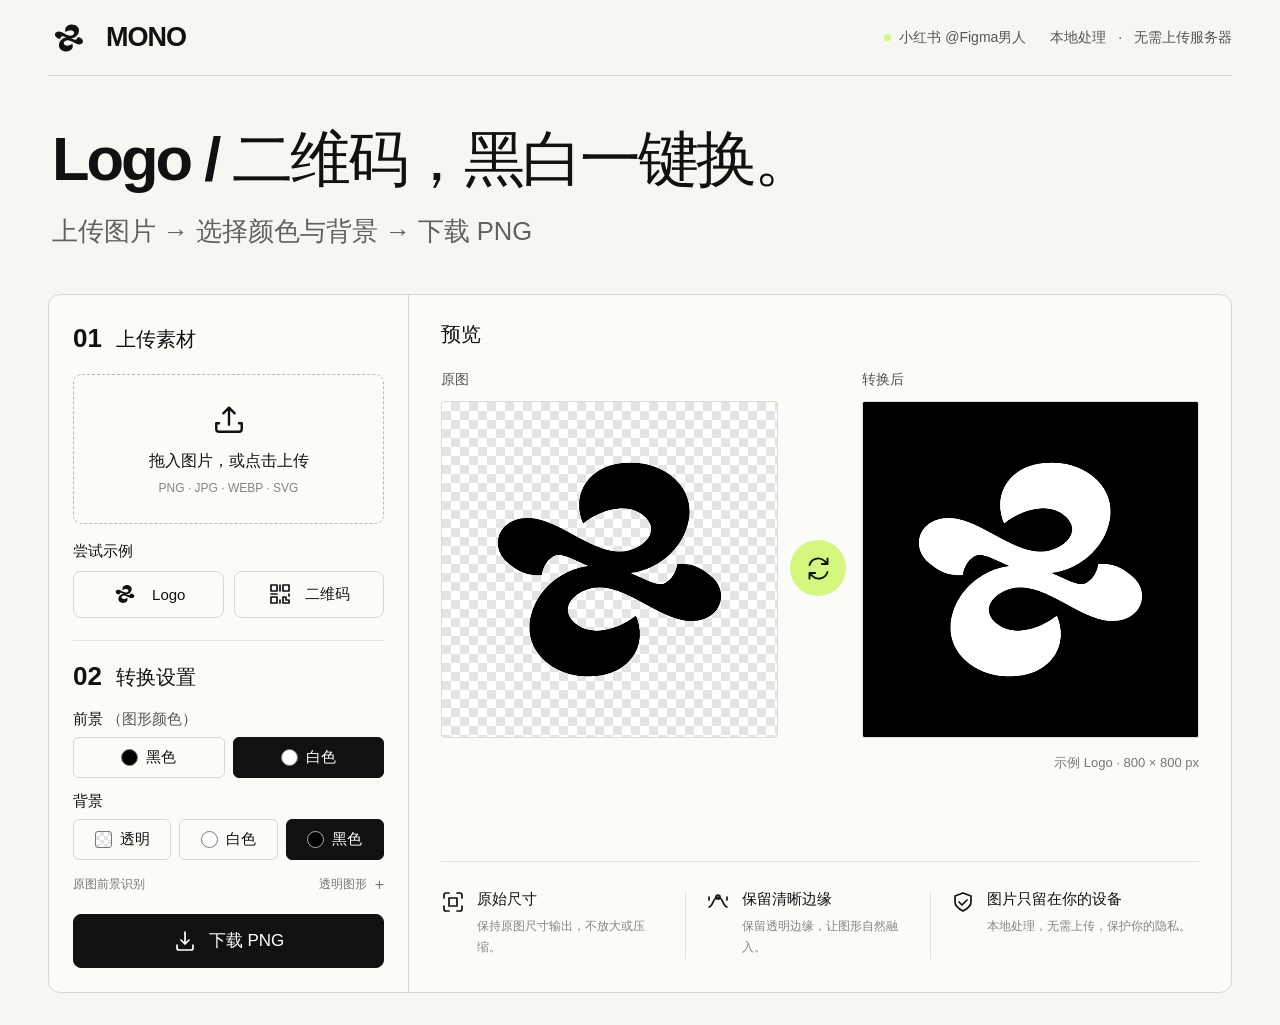
<file: index.html>
<!doctype html>
<html lang="zh-CN">
<head>
  <meta charset="UTF-8"><meta name="viewport" content="width=device-width, initial-scale=1">
  <meta name="theme-color" content="#f7f7f2">
  <meta name="description" content="在你的设备上，一键转换 Logo 和二维码的黑白颜色，支持透明背景和原尺寸 PNG 下载。">
  <title>MONO · 黑白之间</title>
  <link rel="icon" href="logo.svg" type="image/svg+xml">
  <link rel="stylesheet" href="style.css"><script src="demo-qr.js" defer></script><script src="app.js" defer></script>
</head>
<body>
  <svg class="icon-definitions" aria-hidden="true" xmlns="http://www.w3.org/2000/svg"><defs><symbol id="mono-mark" viewBox="0 0 800 800" fill="currentColor" stroke="none"><path id="logo-ribbon" d="M165 390C108 351 132 276 206 277C284 278 370 376 448 354C496 340 520 299 477 268C440 241 380 256 337 290C308 221 349 158 422 147C515 132 594 191 591 264C588 339 523 399 452 408C359 421 297 348 265 369C248 380 241 397 238 413C208 416 184 406 165 390Z"/><path d="M165 390C108 351 132 276 206 277C284 278 370 376 448 354C496 340 520 299 477 268C440 241 380 256 337 290C308 221 349 158 422 147C515 132 594 191 591 264C588 339 523 399 452 408C359 421 297 348 265 369C248 380 241 397 238 413C208 416 184 406 165 390Z" transform="rotate(180 400 400)"/></symbol></defs></svg>
  <div class="page">
    <header><a class="brand" href="./" aria-label="MONO 首页"><svg class="brand-mark" viewBox="0 0 800 800" aria-hidden="true"><use href="#mono-mark"/></svg>MONO</a><div class="header-meta"><a class="creator" href="https://www.xiaohongshu.com/user/profile/5fd0f2c00000000001009459" target="_blank" rel="noopener noreferrer">小红书 @Figma男人</a><span class="privacy">本地处理 <span>·</span> 无需上传服务器</span></div></header>
    <main>
      <section class="intro"><div><h1><span>Logo / 二维码，</span><span>黑白一键换。</span></h1><p>上传图片 → 选择颜色与背景 → 下载 PNG</p></div></section>
      <section class="workspace" aria-label="黑白转换工作台">
        <aside class="settings">
          <h2><span>01</span>上传素材</h2>
          <input id="file" type="file" accept="image/png,image/jpeg,image/webp,image/svg+xml" hidden>
          <button id="upload" class="dropzone"><svg viewBox="0 0 24 24" aria-hidden="true"><path d="M12 16V4m-4 4 4-4 4 4M5 15H3v4a2 2 0 0 0 2 2h14a2 2 0 0 0 2-2v-4h-2"/></svg><strong>拖入图片，或点击上传</strong><span>PNG · JPG · WEBP · SVG</span></button>
          <p class="small-label">尝试示例</p>
          <div class="examples"><button id="logo-demo"><svg viewBox="0 0 800 800" aria-hidden="true"><use href="#mono-mark"/></svg>Logo</button><button id="qr-demo"><svg viewBox="0 0 24 24" aria-hidden="true"><path d="M3 3h6v6H3zM15 3h6v6h-6zM3 15h6v6H3zM15 15h3v3h3v3h-6zM21 12v2M12 3v6M3 12h6M12 18v3"/></svg>二维码</button></div>
          <div class="rule"></div>
          <h2><span>02</span>转换设置</h2>
          <fieldset><legend>前景 <span>（图形颜色）</span></legend><div class="choices" data-setting="foreground"><button data-value="black"><i class="swatch black"></i>黑色</button><button data-value="white"><i class="swatch white"></i>白色</button></div></fieldset>
          <fieldset><legend>背景</legend><div class="choices" data-setting="background"><button data-value="transparent"><i class="swatch checker"></i>透明</button><button data-value="white"><i class="swatch white"></i>白色</button><button data-value="black"><i class="swatch black"></i>黑色</button></div></fieldset>
          <details id="source-options"><summary>原图前景识别 <span id="detected">透明图形</span></summary><div class="choices" data-setting="source"><button data-value="auto">自动</button><button data-value="black">黑色</button><button data-value="white">白色</button><button data-value="alpha">透明</button></div><p>有底色时选择原图的黑色或白色前景；透明底 Logo 可选择「透明」保留轮廓。</p></details>
          <button id="download" class="download"><svg viewBox="0 0 24 24" aria-hidden="true"><path d="M12 3v12m-4-4 4 4 4-4M4 16v3a2 2 0 0 0 2 2h12a2 2 0 0 0 2-2v-3"/></svg><span>下载 PNG</span></button>
          <p id="message" role="status" aria-live="polite"></p>
        </aside>
        <div class="preview">
          <h2>预览</h2>
          <div class="comparison"><div class="image-column"><div class="preview-label">原图</div><div class="image-frame checker"><canvas id="original" aria-label="原图预览"></canvas></div></div><button id="swap" class="swap" aria-label="切换黑白" title="切换黑白"><svg viewBox="0 0 24 24" aria-hidden="true"><path d="M4 9a8 8 0 0 1 13-4l3 3m0-5v5h-5M20 15a8 8 0 0 1-13 4l-3-3m0 5v-5h5"/></svg></button><div class="image-column"><div class="preview-label">转换后</div><div id="result-frame" class="image-frame"><canvas id="result" aria-label="转换后的图片预览"></canvas></div></div></div>
          <p id="metadata" class="metadata"></p>
          <div class="benefits"><div><svg viewBox="0 0 24 24" aria-hidden="true"><path d="M8 3H5a2 2 0 0 0-2 2v3m13-5h3a2 2 0 0 1 2 2v3M3 16v3a2 2 0 0 0 2 2h3m13-5v3a2 2 0 0 1-2 2h-3M8 8h8v8H8z"/></svg><div><strong>原始尺寸</strong><p>保持原图尺寸输出，不放大或压缩。</p></div></div><div><svg viewBox="0 0 24 24" aria-hidden="true"><path d="M3 17c4 0 4-10 9-10s5 10 9 10M3 7v3m18-3v3"/><circle cx="12" cy="7" r="2"/></svg><div><strong>保留清晰边缘</strong><p>保留透明边缘，让图形自然融入。</p></div></div><div><svg viewBox="0 0 24 24" aria-hidden="true"><path d="M12 3 4 6v6c0 4 4 7 8 9 4-2 8-5 8-9V6l-8-3M8 12l3 3 5-5"/></svg><div><strong>图片只留在你的设备</strong><p>本地处理，无需上传，保护你的隐私。</p></div></div></div>
        </div>
      </section>
    </main>
  </div>
</body>
</html>
</file>
<file: style.css>
:root{--bg:#f7f7f2;--ink:#111;--muted:#858581;--line:#d8d8d3;--lime:#d5f77d;--radius:12px;font-family:Arial,"PingFang SC","Microsoft YaHei",sans-serif;color:var(--ink);background:var(--bg);font-synthesis:none}
*{box-sizing:border-box}body{margin:0;padding-bottom:32px}button,a,input{ -webkit-tap-highlight-color:transparent}button{font:inherit;color:inherit;cursor:pointer;background:transparent;border:1px solid var(--line);transition:background .18s,border-color .18s,transform .18s}button:hover{border-color:#777}button:active{transform:translateY(1px)}button:focus-visible,a:focus-visible,summary:focus-visible{outline:3px solid #8dba37;outline-offset:4px}svg{width:24px;height:24px;fill:none;stroke:currentColor;stroke-width:1.7;stroke-linecap:round;stroke-linejoin:round;flex-shrink:0}h1,h2,p{margin:0}.page{max-width:1600px;margin:auto;padding:0 48px}header{height:76px;border-bottom:1px solid var(--line);display:flex;align-items:center;justify-content:space-between}.brand{display:flex;align-items:center;gap:16px;font-size:27px;font-weight:750;letter-spacing:-1px;text-decoration:none;color:inherit}.brand-mark{display:block;width:42px;height:42px;flex-shrink:0}.privacy{font-size:14px;color:#555}.privacy span{padding:0 8px}.intro{display:flex;align-items:center;justify-content:space-between;gap:24px;padding:40px 4px 42px}h1{font-size:clamp(32px,4.8vw,68px);font-weight:850;line-height:1.4;letter-spacing:-3px}.intro p{font-size:clamp(16px,2vw,28px);color:#61615e;margin-top:9px;line-height:1.6}.workspace{display:grid;grid-template-columns:360px minmax(0,1fr);border:1px solid var(--line);border-radius:var(--radius);background:#ffffff70;overflow:hidden}.settings{padding:24px;border-right:1px solid var(--line)}h2{font-size:20px;font-weight:650;line-height:1.5}h2>span{font-size:26px;margin-right:14px;vertical-align:-1px;font-weight:700}.dropzone{width:100%;min-height:150px;border:1px dashed #b9bab5;border-radius:9px;margin-top:16px;display:flex;flex-direction:column;justify-content:center;align-items:center;gap:9px}.dropzone svg{width:32px;height:32px;margin-bottom:6px}.dropzone strong{font-size:16px;font-weight:500}.dropzone>span{font-size:12px;color:var(--muted)}.dropzone:hover,.dropzone.dragging{background:#eaf4d9;border-color:#829553}.small-label{font-size:14px;margin:18px 0 10px}.examples{display:flex;gap:10px}.examples button{border-radius:8px;height:47px;display:flex;align-items:center;justify-content:center;gap:13px;width:50%;font-size:15px}.rule{border-top:1px solid #e6e6e0;margin:22px 0 16px}fieldset{border:0;padding:0;margin:14px 0 0;min-width:0}legend{font-size:14px;padding:0;margin-bottom:8px}legend span{color:#555}.choices{display:flex;gap:8px}.choices button{flex:1;border-radius:6px;padding:10px 5px;display:flex;align-items:center;justify-content:center;gap:8px;font-size:14px;white-space:nowrap;min-height:40px}.choices button[aria-pressed=true]{background:#111;color:#fff;border-color:#111}.swatch{height:17px;width:17px;display:inline-block;border-radius:50%;border:1px solid #777;flex-shrink:0}.swatch.black{background:#000}.swatch.white{background:#fff}.choices button[aria-pressed=true] .swatch.black{border-color:#aaa}.checker{background-color:#fff;background-image:conic-gradient(#e4e4e2 25%,transparent 0 50%,#e4e4e2 0 75%,transparent 0);background-size:18px 18px}.swatch.checker{border-radius:3px;background-size:8px 8px}details{margin-top:16px;font-size:12px;color:#777}summary{cursor:pointer;display:flex;justify-content:space-between;align-items:center;list-style:none}summary::after{content:'+';font-size:16px;margin-left:8px}details[open] summary::after{content:'−'}summary span{margin-left:auto}details .choices{margin-top:10px}details p{font-size:12px;line-height:1.6;margin-top:8px}.download{margin-top:20px;width:100%;height:54px;display:flex;align-items:center;justify-content:center;gap:12px;background:#111;color:white;border:1px solid #111;border-radius:8px;font-size:17px}.download:hover{background:#2d2d2a}.download:disabled{opacity:.5;cursor:wait}#message{font-size:12px;line-height:1.6;color:#626b4d}#message:not(:empty){margin-top:10px}.preview{padding:24px 32px;min-width:0;display:flex;flex-direction:column}.comparison{display:grid;grid-template-columns:minmax(0,1fr) 60px minmax(0,1fr);gap:12px;align-items:center;margin-top:22px}.image-column{min-width:0}.preview-label{font-size:14px;color:#555;margin-bottom:12px}.image-frame{width:100%;aspect-ratio:1;border:1px solid #deded8;border-radius:3px;display:flex;align-items:center;justify-content:center;overflow:hidden}.image-frame canvas{max-width:100%;max-height:100%;width:auto;height:auto;object-fit:contain}.swap{width:56px;height:56px;border:0;background:var(--lime);border-radius:50%;display:grid;place-items:center;margin-top:28px}.swap:hover{background:#c2ee5a;transform:rotate(12deg)}.swap svg{width:27px;height:27px}.metadata{font-size:12px;color:#777;text-align:right;margin:16px 0 30px;overflow-wrap:anywhere}.benefits{display:grid;grid-template-columns:1fr 1fr 1.2fr;gap:20px;border-top:1px solid #e4e4de;margin-top:auto;padding-top:28px;padding-bottom:9px}.benefits>div{display:flex;gap:12px;align-items:flex-start}.benefits>div+div{border-left:1px solid #e4e4de;padding-left:20px}.benefits strong{font-size:14px;font-weight:550;white-space:nowrap}.benefits p{font-size:11px;color:var(--muted);line-height:1.8;margin-top:7px}@media(min-width:1500px){.workspace{grid-template-columns:400px minmax(0,1fr)}.settings{padding:28px}.preview{padding:28px 38px}.dropzone{height:168px}.comparison{margin-top:24px}.benefits{margin-top:24px}}
@media(max-width:1150px){.page{padding:0 28px}.workspace{grid-template-columns:310px minmax(0,1fr)}.settings{padding:22px}.preview{padding:24px}.comparison{grid-template-columns:minmax(0,1fr) 36px minmax(0,1fr);gap:10px}.swap{width:36px;height:36px}.swap svg{width:22px}.benefits{grid-template-columns:1fr;gap:15px}.benefits>div+div{border:0;padding:0}.benefits p{margin-top:3px}.intro{padding:35px 0}h1{letter-spacing:-2px}.benefits{padding-top:20px}.metadata{margin-bottom:24px}}
@media(max-width:760px){.page{padding:0 20px}header{height:68px}.brand{font-size:23px;gap:10px}.brand-mark{width:32px;height:32px}.privacy{font-size:10px}.privacy span{padding:0 3px}.intro{padding:30px 0}.intro h1{font-size:30px;letter-spacing:-1px}.intro p{font-size:13px}.workspace{grid-template-columns:1fr;overflow:visible}.settings{border-right:0;border-bottom:1px solid var(--line);padding:22px}.dropzone{min-height:126px}.preview{padding:22px 18px}.comparison{grid-template-columns:minmax(0,1fr) 32px minmax(0,1fr);gap:8px;margin-top:16px}.swap{width:32px;height:32px}.preview-label{font-size:12px}.metadata{font-size:11px;margin-bottom:20px}.benefits{gap:17px;padding:20px 0 2px}.benefits p{font-size:11px}.benefits strong{font-size:13px}}
h1 span{display:inline-block}.small-label,legend{font-size:15px}.choices button{font-size:15px}.metadata{font-size:13px}.benefits strong{font-size:15px}.benefits p{font-size:12px}
@media(max-width:760px){.intro{gap:16px}.intro h1{font-size:30px}.metadata{font-size:11px}.benefits strong{font-size:13px}.benefits p{font-size:11px}}
@media(prefers-reduced-motion:reduce){*{transition:none!important}}

.icon-definitions{position:absolute;width:0;height:0;overflow:hidden;pointer-events:none}.examples #logo-demo svg{width:28px;height:28px}.dropzone svg{width:34px;height:34px}
.header-meta{display:flex;align-items:center;gap:24px}.creator{font-size:14px;color:#555;text-decoration:none}.creator:hover{color:var(--ink);text-decoration:underline;text-underline-offset:4px}.creator::before{content:'';display:inline-block;width:7px;height:7px;border-radius:50%;background:var(--lime);margin-right:8px;vertical-align:1px}
@media(max-width:760px){.header-meta{flex-direction:column;align-items:flex-end;gap:5px}.creator{font-size:12px}.creator::before{width:5px;height:5px;margin-right:6px}}
</file>
